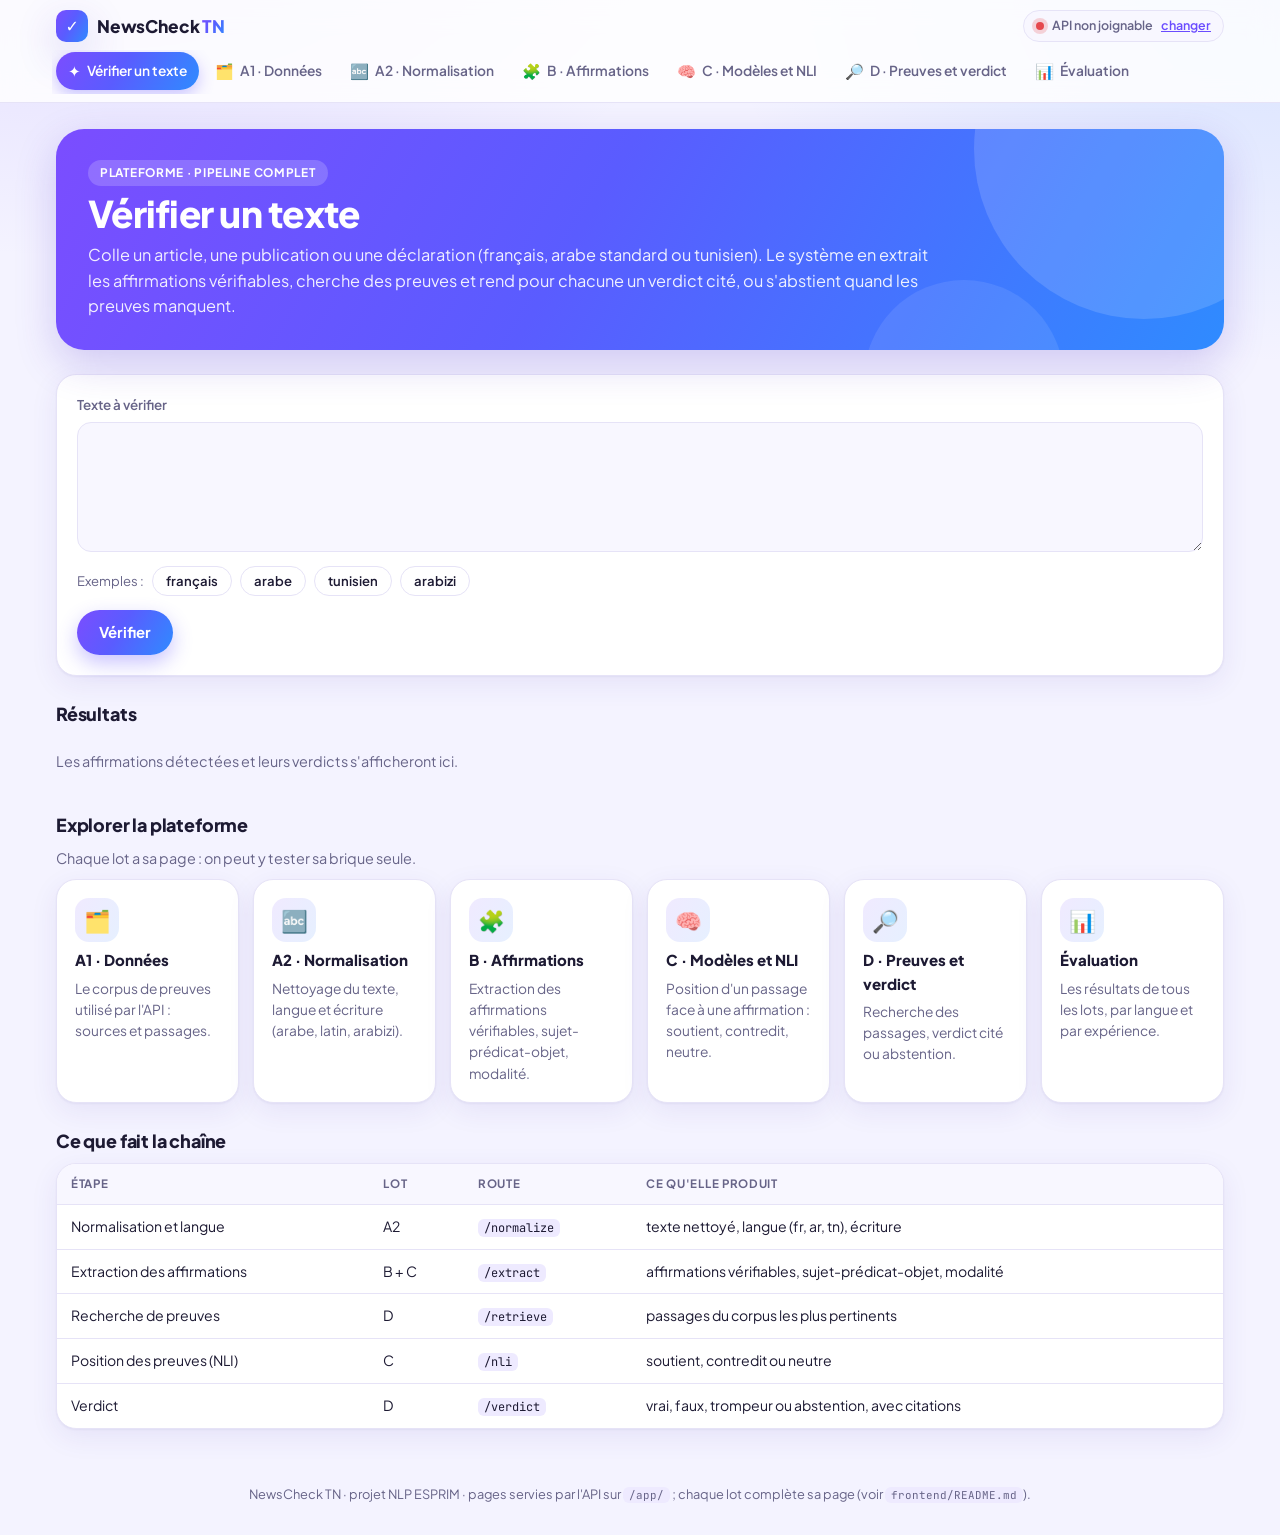
<file: frontend/index.html>
<!doctype html>
<html lang="fr">
<head>
  <meta charset="utf-8">
  <meta name="viewport" content="width=device-width, initial-scale=1">
  <title>NewsCheck TN</title>
  <link rel="stylesheet" href="https://fonts.googleapis.com/css2?family=JetBrains+Mono:wght@400;600&family=Plus+Jakarta+Sans:wght@400;600;700;800&family=Tajawal:wght@400;500;700&display=swap">
  <link rel="stylesheet" href="assets/style.css">
</head>
<body>
  <main class="page">
    <div class="page-head">
      <div class="eyebrow">Plateforme · pipeline complet</div>
      <h1>Vérifier un texte</h1>
      <p class="lede">Colle un article, une publication ou une déclaration (français, arabe standard ou tunisien). Le système en extrait les affirmations vérifiables, cherche des preuves et rend pour chacune un verdict cité, ou s'abstient quand les preuves manquent.</p>
    </div>

    <form class="card" id="form">
      <label class="field">Texte à vérifier
        <textarea id="text" dir="auto" required></textarea>
      </label>
      <div class="examples">Exemples :
        <button type="button" class="chip" data-ex="0">français</button>
        <button type="button" class="chip" data-ex="1">arabe</button>
        <button type="button" class="chip" data-ex="2">tunisien</button>
        <button type="button" class="chip" data-ex="3">arabizi</button>
      </div>
      <div class="row"><button class="btn" type="submit" id="go">Vérifier</button><span class="empty" id="status"></span></div>
    </form>

    <section aria-labelledby="h-res">
      <h2 id="h-res">Résultats</h2>
      <div class="error" id="err" hidden></div>
      <div class="stack" id="out"><p class="empty">Les affirmations détectées et leurs verdicts s'afficheront ici.</p></div>
    </section>

    <section>
      <h2>Explorer la plateforme</h2>
      <p class="sub">Chaque lot a sa page : on peut y tester sa brique seule.</p>
      <div class="tiles" id="tiles"></div>
    </section>

    <section>
      <h2>Ce que fait la chaîne</h2>
      <div class="table-wrap">
        <table class="t">
          <thead><tr><th>Étape</th><th>Lot</th><th>Route</th><th>Ce qu'elle produit</th></tr></thead>
          <tbody>
            <tr><td>Normalisation et langue</td><td>A2</td><td><code>/normalize</code></td><td>texte nettoyé, langue (fr, ar, tn), écriture</td></tr>
            <tr><td>Extraction des affirmations</td><td>B + C</td><td><code>/extract</code></td><td>affirmations vérifiables, sujet-prédicat-objet, modalité</td></tr>
            <tr><td>Recherche de preuves</td><td>D</td><td><code>/retrieve</code></td><td>passages du corpus les plus pertinents</td></tr>
            <tr><td>Position des preuves (NLI)</td><td>C</td><td><code>/nli</code></td><td>soutient, contredit ou neutre</td></tr>
            <tr><td>Verdict</td><td>D</td><td><code>/verdict</code></td><td>vrai, faux, trompeur ou abstention, avec citations</td></tr>
          </tbody>
        </table>
      </div>
    </section>
  </main>

  <script src="assets/app.js"></script>
  <script>
    NC.init("accueil");
    NC.tiles(document.getElementById("tiles"), "accueil");
    const EXAMPLES = [
      "Le chômage en Tunisie a atteint 25 % en 2025. Le gouvernement a annoncé de nouvelles mesures pour l'emploi.",
      "أعلنت الوزارة أن نسبة البطالة في تونس بلغت 25 بالمائة سنة 2025.",
      "الحكومة باش تزيد في سوم الخبز المدعم الشهر الجاي.",
      "soum zit zitouna tla3 dhe3f el 3am hedha",
    ];
    document.querySelectorAll("[data-ex]").forEach((b) =>
      b.addEventListener("click", () => { document.getElementById("text").value = EXAMPLES[+b.dataset.ex]; }));

    document.getElementById("form").addEventListener("submit", async (e) => {
      e.preventDefault();
      const out = document.getElementById("out"), err = document.getElementById("err"), go = document.getElementById("go");
      err.hidden = true; go.disabled = true;
      document.getElementById("status").textContent = "Analyse en cours…";
      try {
        const detail = await NC.api("/check/detail", { text: document.getElementById("text").value });
        const verdicts = detail.claims.map((item) => item.verdict);
        out.innerHTML = verdicts.length ? verdicts.map((v, i) => `
          <article class="card">
            <div class="row" style="justify-content:space-between;align-items:center">
              <span class="eyebrow">Affirmation ${i + 1}</span>
              <span class="examples"><span class="tag">${NC.esc(v.claim.lang)}</span>${v.claim.modality ? `<span class="tag">${NC.esc(v.claim.modality)}</span>` : ""}</span>
            </div>
            <div style="font-size:1.08rem">${NC.text(v.claim.text)}</div>
            ${NC.verdictBox(v, detail.claims[i].verdict_engine)}
            <p class="sub">Verdict : ${NC.esc(detail.claims[i].verdict_engine.used)}${detail.claims[i].verdict_engine.model ? ` · ${NC.esc(NC.verdictModelText(detail.claims[i].verdict_engine))}` : ""}${detail.claims[i].verdict_engine.fallback_reason ? ` · repli : ${NC.esc(detail.claims[i].verdict_engine.fallback_reason)}` : ""} · recherche ${NC.fmt(detail.claims[i].timings_ms.retrieval, 1)} ms · NLI ${NC.fmt(detail.claims[i].timings_ms.nli, 1)} ms · verdict ${NC.fmt(detail.claims[i].timings_ms.verdict, 1)} ms</p>
          </article>`).join("")
          : `<p class="empty">Aucune affirmation vérifiable détectée dans ce texte.</p>`;
        out.insertAdjacentHTML("afterbegin", `<section class="card"><h2>Texte normalisé</h2><p>${NC.text(detail.normalized.text)}</p><p class="sub">Langue détectée : ${NC.esc(detail.normalized.lang)} · écriture : ${NC.esc(detail.normalized.script)}</p></section>`);
        out.insertAdjacentHTML("afterbegin", `<p class="notice">Recherche : ${NC.esc(detail.engines.retrieval)} · NLI : ${NC.esc(detail.engines.nli.backend || detail.engines.nli.status)} · ${detail.candidates} candidat(s), ${detail.retained} retenu(s) · total ${NC.fmt(detail.timings_ms.total, 1)} ms.</p>`);
        if (verdicts.length && verdicts.every((v) => v.abstained)) {
          out.insertAdjacentHTML("afterbegin", `<p class="notice">Toutes les affirmations sont en abstention. Vérifiez la pertinence des preuves, le moteur NLI actif et les éventuels replis affichés : voir la page « D · Preuves et verdict ».</p>`);
        }
      } catch (ex) {
        err.hidden = false; err.textContent = ex.message;
      } finally {
        go.disabled = false; document.getElementById("status").textContent = "";
      }
    });
  </script>
</body>
</html>
</file>
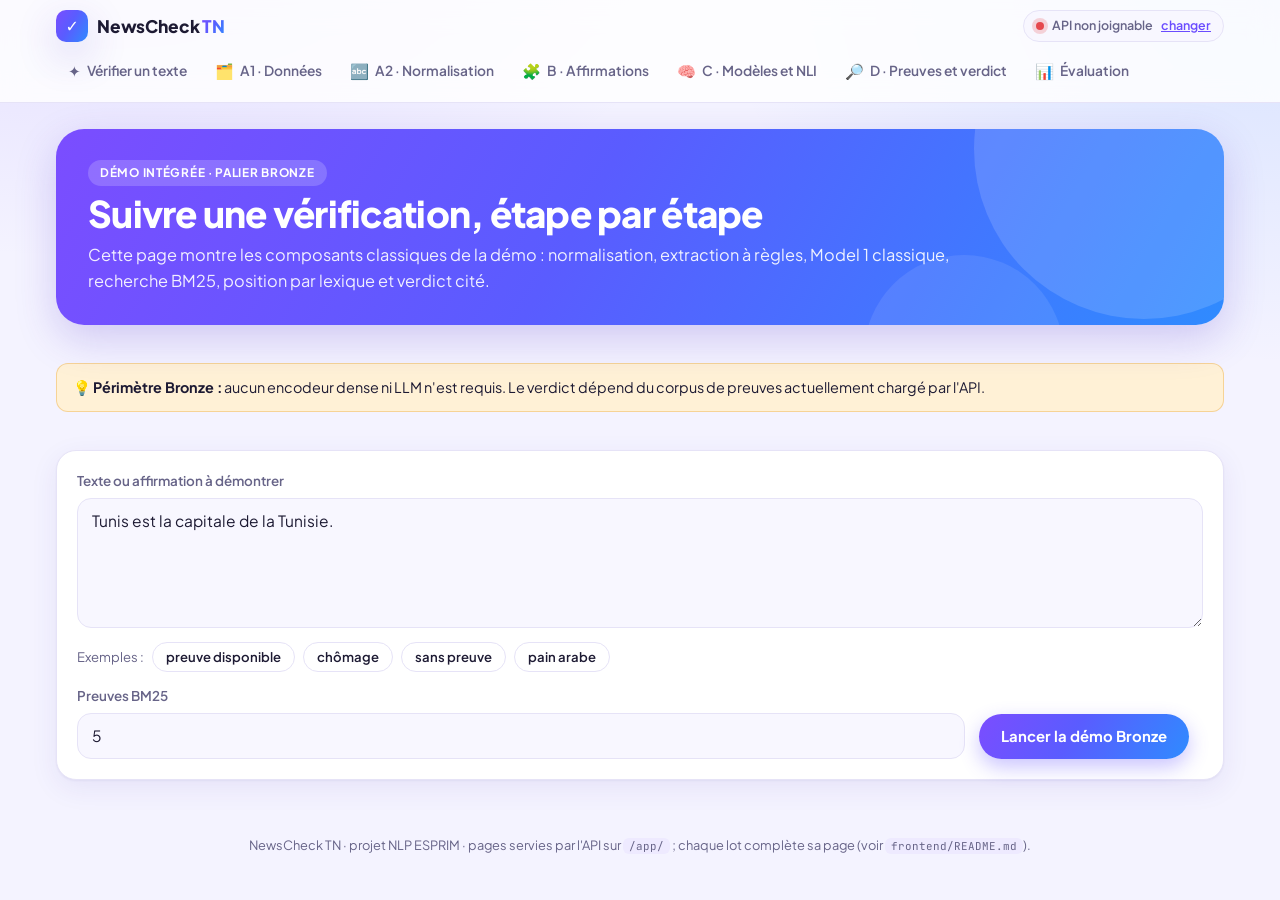
<file: frontend/bronze.html>
<!doctype html>
<html lang="fr">
<head>
  <meta charset="utf-8">
  <meta name="viewport" content="width=device-width, initial-scale=1">
  <title>Démo Bronze · NewsCheck TN</title>
  <link rel="stylesheet" href="https://fonts.googleapis.com/css2?family=JetBrains+Mono:wght@400;600&family=Plus+Jakarta+Sans:wght@400;600;700;800&family=Tajawal:wght@400;500;700&display=swap">
  <link rel="stylesheet" href="assets/style.css">
</head>
<body>
  <main class="page">
    <div class="page-head">
      <div class="eyebrow">Démo intégrée · palier Bronze</div>
      <h1>Suivre une vérification, étape par étape</h1>
      <p class="lede">Cette page montre les composants classiques de la démo : normalisation, extraction à règles, Model 1 classique, recherche BM25, position par lexique et verdict cité.</p>
    </div>

    <p class="notice"><strong>Périmètre Bronze :</strong> aucun encodeur dense ni LLM n'est requis. Le verdict dépend du corpus de preuves actuellement chargé par l'API.</p>

    <form class="card" id="form">
      <label class="field">Texte ou affirmation à démontrer
        <textarea id="text" dir="auto" required>Tunis est la capitale de la Tunisie.</textarea>
      </label>
      <div class="examples">Exemples :
        <button type="button" class="chip" data-ex="0">preuve disponible</button>
        <button type="button" class="chip" data-ex="1">chômage</button>
        <button type="button" class="chip" data-ex="2">sans preuve</button>
        <button type="button" class="chip" data-ex="3">pain arabe</button>
      </div>
      <div class="row">
        <label class="field">Preuves BM25 <input id="k" type="number" min="1" max="10" value="5"></label>
        <button class="btn" type="submit" id="go">Lancer la démo Bronze</button>
        <span class="empty" id="status"></span>
      </div>
    </form>

    <div class="error" id="err" hidden></div>
    <section id="results" hidden>
      <div class="kpis" id="kpis"></div>
      <section class="card"><h2>1 · Normalisation et langue — Lot A2</h2><dl class="kv" id="normalization"></dl></section>
      <section class="card"><h2>2 · Affirmation retenue — Lots B + C</h2><div id="claims"></div></section>
      <section class="card"><h2>3 · Preuves BM25 — Lot D</h2><div class="stack" id="evidence"></div></section>
      <section class="card"><h2>4 · Position par lexique — Model 2 / Lot C</h2><div class="stack" id="stances"></div></section>
      <section class="card"><h2>5 · Verdict par gabarit — Lot D</h2><div id="verdict"></div></section>
    </section>
  </main>

  <script src="assets/app.js"></script>
  <script>
    NC.init("bronze");
    const examples = [
      "Tunis est la capitale de la Tunisie.",
      "Le taux de chômage en Tunisie était de 16,4 % au deuxième trimestre 2023.",
      "Un nouvel aéroport a été inauguré à Kairouan en 2026.",
      "سعر الخبز المدعم 190 مليما",
    ];
    document.querySelectorAll("[data-ex]").forEach((button) => button.addEventListener("click", () => {
      document.getElementById("text").value = examples[+button.dataset.ex];
    }));

    const showEvidence = (items) => items.length ? items.map((item, index) => `
      <div class="ev"><div class="h"><span class="num">#${index + 1}</span><span class="doc">${NC.esc(item.doc_id)}</span><span class="num">BM25 ${NC.fmt(item.score, 3)}</span><span>${NC.esc(item.source)}</span></div><div class="tx">${NC.text(item.text)}</div></div>`).join("")
      : '<p class="empty">Aucune preuve BM25 trouvée dans le corpus chargé.</p>';

    document.getElementById("form").addEventListener("submit", async (event) => {
      event.preventDefault();
      const text = document.getElementById("text").value;
      const k = +document.getElementById("k").value || 5;
      const err = document.getElementById("err"), go = document.getElementById("go");
      err.hidden = true; go.disabled = true; document.getElementById("status").textContent = "Exécution des 5 étapes…";
      try {
        const trace = await NC.api("/bronze/check", { text, k });
        const normalized = trace.document;
        const run = trace.claims[0];
        const claim = run?.claim;
        document.getElementById("normalization").innerHTML = `<dt>langue</dt><dd><span class="tag">${NC.esc(normalized.lang)}</span></dd><dt>écriture</dt><dd><span class="tag">${NC.esc(normalized.script)}</span></dd><dt>texte normalisé</dt><dd>${NC.text(normalized.text)}</dd><dt>segments candidats</dt><dd>${trace.candidates.length}</dd>`;
        document.getElementById("claims").innerHTML = claim ? `<div class="notice">${NC.text(claim.text)}<br><span class="tag">${NC.esc(claim.modality || "assertif")}</span> <span class="tag">S/P/O : ${NC.esc([claim.subject, claim.predicate, claim.obj].filter(Boolean).join(" · ") || "non extrait")}</span></div>` : '<p class="empty">Aucune affirmation assertive n’a été retenue : les étapes suivantes s’arrêtent ici.</p>';
        if (!run) {
          document.getElementById("evidence").innerHTML = ""; document.getElementById("stances").innerHTML = ""; document.getElementById("verdict").innerHTML = "";
          document.getElementById("kpis").innerHTML = `<div class="kpi"><div class="k">État</div><div class="v">Filtré</div><div class="sub">pas une affirmation vérifiable</div></div><div class="kpi"><div class="k">Latence totale</div><div class="v">${NC.fmt(trace.timings_ms.total, 0)} ms</div><div class="sub">normalisation + règles</div></div>`;
          document.getElementById("results").hidden = false; return;
        }
        document.getElementById("evidence").innerHTML = showEvidence(run.evidence);
        document.getElementById("stances").innerHTML = run.stances.length ? run.stances.map((item) => `<div class="notice"><span class="doc">${NC.esc(item.doc_id)}</span> ${NC.stanceChip(item.stance, item.confidence)}</div>`).join("") : '<p class="empty">Aucune position : aucune preuve n’a été retrouvée.</p>';
        const verdict = run.verdict;
        document.getElementById("verdict").innerHTML = NC.verdictBox(verdict);
        document.getElementById("kpis").innerHTML = `<div class="kpi"><div class="k">Étapes exécutées</div><div class="v">5 / 5</div><div class="sub">pipeline Bronze</div></div><div class="kpi"><div class="k">Preuves BM25</div><div class="v">${run.evidence.length}</div><div class="sub">top ${k}</div></div><div class="kpi"><div class="k">Verdict</div><div class="v">${NC.esc(NC.LABELS[verdict.label] || verdict.label)}</div><div class="sub">${verdict.abstained ? "abstention" : "cité"}</div></div><div class="kpi"><div class="k">Latence totale</div><div class="v">${NC.fmt(trace.timings_ms.total, 0)} ms</div><div class="sub">normalisation ${NC.fmt(trace.timings_ms.normalization, 0)} · extraction ${NC.fmt(trace.timings_ms.extraction, 0)} · BM25 ${NC.fmt(run.timings_ms.retrieval, 0)} · NLI ${NC.fmt(run.timings_ms.nli, 0)}</div></div>`;
        document.getElementById("results").hidden = false;
      } catch (ex) { err.hidden = false; err.textContent = ex.message; }
      finally { go.disabled = false; document.getElementById("status").textContent = ""; }
    });
  </script>
</body>
</html>
</file>
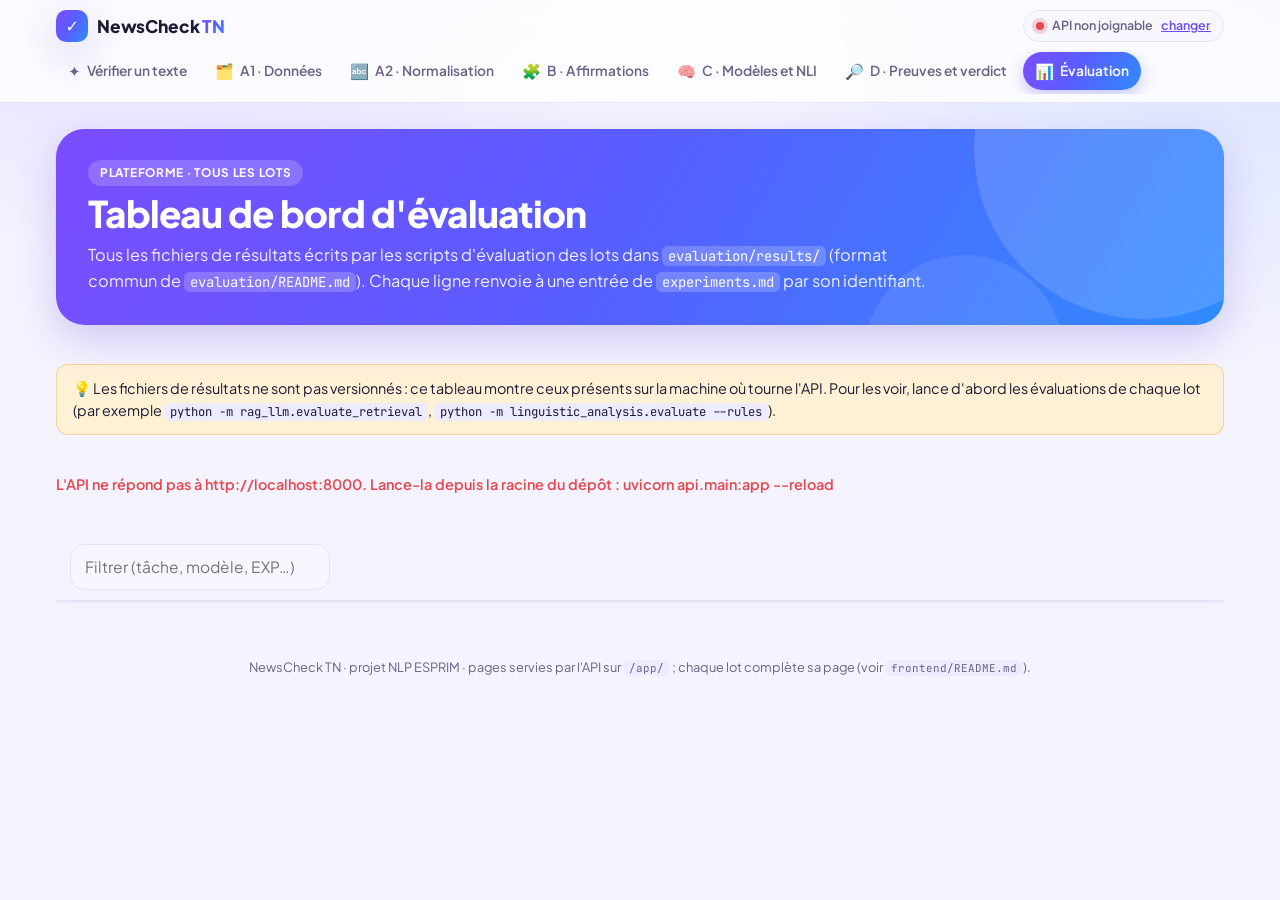
<file: frontend/evaluation.html>
<!doctype html>
<html lang="fr">
<head>
  <meta charset="utf-8">
  <meta name="viewport" content="width=device-width, initial-scale=1">
  <title>Évaluation · NewsCheck TN</title>
  <link rel="stylesheet" href="https://fonts.googleapis.com/css2?family=JetBrains+Mono:wght@400;600&family=Plus+Jakarta+Sans:wght@400;600;700;800&family=Tajawal:wght@400;500;700&display=swap">
  <link rel="stylesheet" href="assets/style.css">
  <style>
    .bars { display: grid; gap: 6px; }
    .bar-row { display: grid; grid-template-columns: minmax(120px, 34%) 1fr 56px; gap: 10px; align-items: center; font-size: 0.85rem; }
    .bar-row .lab { overflow-wrap: anywhere; }
    .bar-track { height: 14px; background: var(--accent-soft); border-radius: 999px; overflow: hidden; }
    .bar-fill { height: 100%; background: var(--grad); border-radius: 999px; }
    tr.open td { background: var(--accent-soft); }
    tr.detail td { background: var(--bg); }
  </style>
</head>
<body>
  <main class="page">
    <div class="page-head">
      <div class="eyebrow">Plateforme · tous les lots</div>
      <h1>Tableau de bord d'évaluation</h1>
      <p class="lede">Tous les fichiers de résultats écrits par les scripts d'évaluation des lots dans <code>evaluation/results/</code> (format commun de <code>evaluation/README.md</code>). Chaque ligne renvoie à une entrée de <code>experiments.md</code> par son identifiant.</p>
    </div>
    <p class="notice">Les fichiers de résultats ne sont pas versionnés : ce tableau montre ceux présents sur la machine où tourne l'API. Pour les voir, lance d'abord les évaluations de chaque lot (par exemple <code>python -m rag_llm.evaluate_retrieval</code>, <code>python -m linguistic_analysis.evaluate --rules</code>).</p>
    <div class="error" id="err" hidden></div>
    <section class="kpis" id="kpis"></section>

    <section>
      <div class="row" style="align-items:center;margin-bottom:10px">
        <div class="examples" id="lots"></div>
        <label class="field" style="flex:0 1 260px"><input type="text" id="q" placeholder="Filtrer (tâche, modèle, EXP…)" aria-label="Filtrer"></label>
      </div>
      <div class="table-wrap"><table class="t" id="tbl"></table></div>
    </section>

    <section class="card" id="cmp" hidden>
      <div class="row" style="align-items:end">
        <div style="flex:1 1 260px"><h2 style="margin:0">Comparer une mesure</h2>
          <p class="sub" style="margin:0">Une barre par fichier affiché qui contient la mesure choisie.</p></div>
        <label class="field" style="flex:0 1 240px">Mesure<select id="metric"></select></label>
      </div>
      <div class="bars" id="bars"></div>
    </section>
  </main>

  <script src="assets/app.js"></script>
  <script>
    NC.init("evaluation");
    const state = { rows: [], lot: "tous", q: "", open: null, metric: null };
    const isNum = (v) => typeof v === "number" && Number.isFinite(v);
    const scalars = (m) => Object.entries(m || {}).filter(([, v]) => isNum(v));
    const dateOf = (r) => r.date || ((r.file.match(/_(\d{8})\.json$/) || [])[1] || "").replace(/(\d{4})(\d{2})(\d{2})/, "$1-$2-$3");
    const groupsOf = (m) => {
      const key = Object.keys(m || {}).find((k) => k.startsWith("by_") && m[k] && typeof m[k] === "object");
      return key ? [key, m[key]] : null;
    };
    const label = (r) => [r.task, r.model, r.split].filter(Boolean).join(" · ") || r.file;

    function visible() {
      const q = state.q.trim().toLowerCase();
      return state.rows.filter((r) => (state.lot === "tous" || String(r.lot) === state.lot) &&
        (!q || JSON.stringify([r.file, r.exp_id, r.task, r.model, r.split]).toLowerCase().includes(q)));
    }

    function renderLots() {
      const lots = ["tous", ...new Set(state.rows.map((r) => String(r.lot ?? "?")))].sort((a, b) => a === "tous" ? -1 : b === "tous" ? 1 : a.localeCompare(b));
      document.getElementById("lots").innerHTML = lots.map((l) => `<button type="button" class="chip" data-l="${NC.esc(l)}" aria-pressed="${state.lot === l}">${l === "tous" ? "tous les lots" : "Lot " + NC.esc(l)}</button>`).join("");
      document.querySelectorAll("[data-l]").forEach((b) => b.addEventListener("click", () => { state.lot = b.dataset.l; state.open = null; render(); }));
    }

    function detail(r) {
      const sc = scalars(r.metrics);
      const g = groupsOf(r.metrics);
      let gtable = "";
      if (g) {
        const [key, groups] = g;
        const cols = [...new Set(Object.values(groups).flatMap((v) => scalars(v).map(([k]) => k)))].slice(0, 8);
        gtable = `<h2 style="margin-top:12px">Par groupe (${NC.esc(key)})</h2><div class="table-wrap"><table class="t"><thead><tr><th>Groupe</th>${cols.map((c) => `<th class="n">${NC.esc(c)}</th>`).join("")}</tr></thead><tbody>` +
          Object.entries(groups).map(([name, v]) => `<tr><td>${NC.esc(name)}</td>${cols.map((c) => `<td class="n">${isNum(v?.[c]) ? NC.fmt(v[c], c === "n" || Number.isInteger(v[c]) ? 0 : 3) : "—"}</td>`).join("")}</tr>`).join("") + `</tbody></table></div>`;
      }
      return `<dl class="kv"><dt>fichier</dt><dd>${NC.esc(r.file)}</dd>${sc.map(([k, v]) => `<dt>${NC.esc(k)}</dt><dd class="num">${NC.fmt(v, Number.isInteger(v) ? 0 : 3)}</dd>`).join("")}</dl>${gtable}`;
    }

    function renderTable(rows) {
      const head = `<thead><tr><th>Lot</th><th>EXP</th><th>Tâche · modèle · jeu</th><th>Date</th><th>Mesures principales</th></tr></thead>`;
      const body = rows.length ? rows.map((r) => {
        if (r.error) return `<tr><td>?</td><td colspan="4" class="error">${NC.esc(r.file)} : ${NC.esc(r.error)}</td></tr>`;
        const main = scalars(r.metrics).filter(([k]) => k !== "n").slice(0, 4).map(([k, v]) => `<span class="tag">${NC.esc(k)} ${NC.fmt(v, Number.isInteger(v) ? 0 : 2)}</span>`).join(" ");
        const open = state.open === r.file;
        return `<tr class="click${open ? " open" : ""}" data-f="${NC.esc(r.file)}" tabindex="0" aria-expanded="${open}"><td>${NC.esc(r.lot ?? "?")}</td><td><span class="tag">${NC.esc(r.exp_id || "—")}</span></td><td>${NC.esc(label(r))}</td><td class="num">${NC.esc(dateOf(r))}</td><td>${main || '<span class="empty">aucune mesure numérique</span>'}</td></tr>` +
          (open ? `<tr class="detail"><td colspan="5">${detail(r)}</td></tr>` : "");
      }).join("") : `<tr><td colspan="5" class="empty">Aucun fichier de résultats pour ce filtre.</td></tr>`;
      const tbl = document.getElementById("tbl");
      tbl.innerHTML = head + `<tbody>${body}</tbody>`;
      tbl.querySelectorAll("tr.click").forEach((tr) => {
        const toggle = () => { state.open = state.open === tr.dataset.f ? null : tr.dataset.f; render(); };
        tr.addEventListener("click", toggle);
        tr.addEventListener("keydown", (e) => { if (e.key === "Enter" || e.key === " ") { e.preventDefault(); toggle(); } });
      });
    }

    function renderCompare(rows) {
      const metrics = [...new Set(rows.flatMap((r) => scalars(r.metrics).map(([k]) => k)))].filter((k) => k !== "n");
      const box = document.getElementById("cmp");
      box.hidden = !metrics.length;
      if (!metrics.length) return;
      if (!metrics.includes(state.metric)) state.metric = metrics[0];
      const sel = document.getElementById("metric");
      sel.innerHTML = metrics.map((m) => `<option${m === state.metric ? " selected" : ""}>${NC.esc(m)}</option>`).join("");
      const data = rows.filter((r) => isNum(r.metrics?.[state.metric])).map((r) => [`${r.lot ? "Lot " + r.lot + " · " : ""}${label(r)}`, r.metrics[state.metric]]);
      const max = Math.max(1, ...data.map(([, v]) => v));
      document.getElementById("bars").innerHTML = data.map(([l, v]) => `<div class="bar-row" title="${NC.esc(l)} : ${v}"><span class="lab">${NC.esc(l)}</span><span class="bar-track"><span class="bar-fill" style="display:block;width:${Math.max(0, v) / max * 100}%"></span></span><span class="num">${NC.fmt(v, Number.isInteger(v) ? 0 : 2)}</span></div>`).join("");
    }

    function render() {
      const rows = visible();
      renderLots(); renderTable(rows); renderCompare(rows);
      const lots = new Set(state.rows.map((r) => r.lot)).size;
      const dates = state.rows.map(dateOf).filter(Boolean).sort();
      document.getElementById("kpis").innerHTML = `
        <div class="kpi"><div class="k">Fichiers de résultats</div><div class="v">${state.rows.length}</div></div>
        <div class="kpi"><div class="k">Lots représentés</div><div class="v">${lots}</div></div>
        <div class="kpi"><div class="k">Dernier résultat</div><div class="v" style="font-size:1rem;padding-top:4px">${NC.esc(dates.at(-1) || "—")}</div></div>`;
    }

    document.getElementById("q").addEventListener("input", (e) => { state.q = e.target.value; render(); });
    document.getElementById("metric").addEventListener("change", (e) => { state.metric = e.target.value; renderCompare(visible()); });
    (async () => {
      try {
        const { results } = await NC.api("/results");
        state.rows = results; render();
      } catch (ex) {
        const err = document.getElementById("err"); err.hidden = false; err.textContent = ex.message;
      }
    })();
  </script>
</body>
</html>
</file>
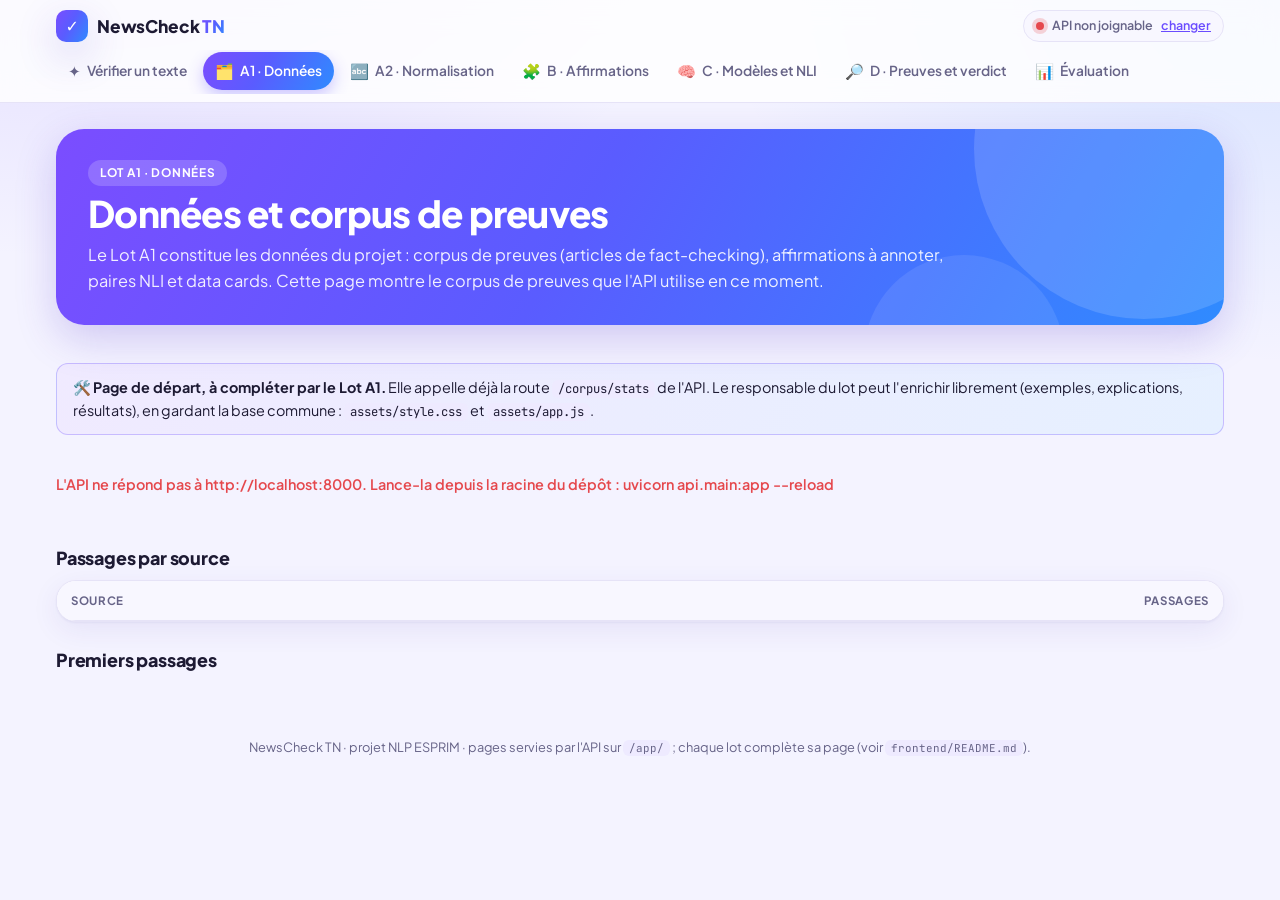
<file: frontend/lot-a1.html>
<!doctype html>
<html lang="fr">
<head>
  <meta charset="utf-8">
  <meta name="viewport" content="width=device-width, initial-scale=1">
  <title>Données et corpus de preuves · NewsCheck TN</title>
  <link rel="stylesheet" href="https://fonts.googleapis.com/css2?family=JetBrains+Mono:wght@400;600&family=Plus+Jakarta+Sans:wght@400;600;700;800&family=Tajawal:wght@400;500;700&display=swap">
  <link rel="stylesheet" href="assets/style.css">
</head>
<body>
  <main class="page">
    <div class="page-head">
      <div class="eyebrow">Lot A1 · données</div>
      <h1>Données et corpus de preuves</h1>
      <p class="lede">Le Lot A1 constitue les données du projet : corpus de preuves (articles de fact-checking), affirmations à annoter, paires NLI et data cards. Cette page montre le corpus de preuves que l'API utilise en ce moment.</p>
    </div>
    <p class="notice todo"><strong>Page de départ, à compléter par le Lot A1.</strong> Elle appelle déjà la route <code>/corpus/stats</code> de l'API. Le responsable du lot peut l'enrichir librement (exemples, explications, résultats), en gardant la base commune : <code>assets/style.css</code> et <code>assets/app.js</code>.</p>
    <div class="error" id="err" hidden></div>
    <section class="kpis" id="kpis"></section>
    <section><h2>Passages par source</h2><div class="table-wrap"><table class="t"><thead><tr><th>Source</th><th class="n">Passages</th></tr></thead><tbody id="src"></tbody></table></div></section>
    <section><h2>Premiers passages</h2><div class="stack" id="sample"></div></section>
  </main>
  <script src="assets/app.js"></script>
  <script>
    NC.init("a1");
    (async () => {
      const err = document.getElementById("err");
      try {
        const s = await NC.api("/corpus/stats");
        document.getElementById("kpis").innerHTML = `<div class="kpi"><div class="k">Passages chargés</div><div class="v">${s.size}</div></div>
          <div class="kpi"><div class="k">Sources</div><div class="v">${Object.keys(s.by_source).length}</div></div>`;
        document.getElementById("kpis").insertAdjacentHTML("beforeend", `<div class="kpi"><div class="k">Fichier lu (${NC.esc(s.origin)})</div><div class="v" style="font-size:0.85rem">${NC.esc(s.path || "échantillon intégré")}</div></div>`);
        if (s.warning) document.getElementById("kpis").insertAdjacentHTML("afterend", `<p class="notice">L'API n'a trouvé que l'échantillon de démonstration : aucun corpus n'est installé. L'API lit <code>data/processed/evidence_corpus.jsonl</code>, ou le fichier indiqué par la variable <code>EVIDENCE_CORPUS</code> (voir <code>frontend/README.md</code>).</p>`);
        document.getElementById("src").innerHTML = Object.entries(s.by_source).map(([k, n]) => `<tr><td>${NC.esc(k)}</td><td class="n">${n}</td></tr>`).join("");
        document.getElementById("sample").innerHTML = s.sample.map((e) => `<div class="ev"><div class="h"><span class="doc">${NC.esc(e.doc_id)}</span><span>${NC.esc(e.source)}</span>${e.date ? `<span>${NC.esc(e.date)}</span>` : ""}</div><div class="tx">${NC.text(e.text)}</div></div>`).join("");
      } catch (ex) { err.hidden = false; err.textContent = ex.message; }
    })();
  </script>
</body>
</html>
</file>
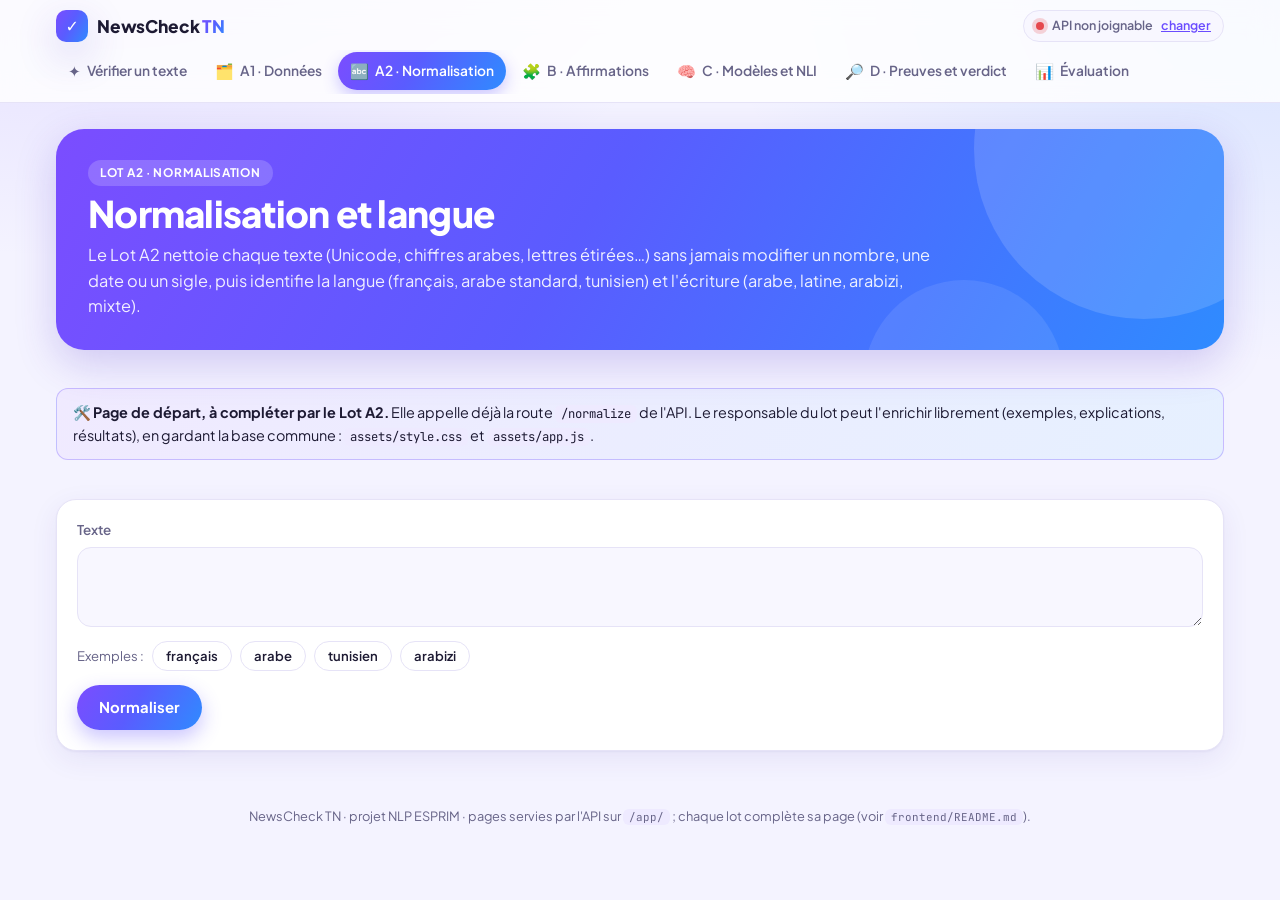
<file: frontend/lot-a2.html>
<!doctype html>
<html lang="fr">
<head>
  <meta charset="utf-8">
  <meta name="viewport" content="width=device-width, initial-scale=1">
  <title>Normalisation et langue · NewsCheck TN</title>
  <link rel="stylesheet" href="https://fonts.googleapis.com/css2?family=JetBrains+Mono:wght@400;600&family=Plus+Jakarta+Sans:wght@400;600;700;800&family=Tajawal:wght@400;500;700&display=swap">
  <link rel="stylesheet" href="assets/style.css">
</head>
<body>
  <main class="page">
    <div class="page-head">
      <div class="eyebrow">Lot A2 · normalisation</div>
      <h1>Normalisation et langue</h1>
      <p class="lede">Le Lot A2 nettoie chaque texte (Unicode, chiffres arabes, lettres étirées…) sans jamais modifier un nombre, une date ou un sigle, puis identifie la langue (français, arabe standard, tunisien) et l'écriture (arabe, latine, arabizi, mixte).</p>
    </div>
    <p class="notice todo"><strong>Page de départ, à compléter par le Lot A2.</strong> Elle appelle déjà la route <code>/normalize</code> de l'API. Le responsable du lot peut l'enrichir librement (exemples, explications, résultats), en gardant la base commune : <code>assets/style.css</code> et <code>assets/app.js</code>.</p>
    <form class="card" id="form">
      <label class="field">Texte<textarea id="text" dir="auto" style="min-height:80px" required></textarea></label>
      <div class="examples">Exemples :
        <button type="button" class="chip" data-ex="Le G20 se réunit à Tunis le 12 mars.">français</button>
        <button type="button" class="chip" data-ex="نسبةُ البطالةِ ١٦٫٤٪ في ٢٠٢٣">arabe</button>
        <button type="button" class="chip" data-ex="الحكومة باش تزيد في الشهرية برشا">tunisien</button>
        <button type="button" class="chip" data-ex="barcha mahlek el jaw lyoum">arabizi</button>
      </div>
      <div class="row"><button class="btn" type="submit">Normaliser</button></div>
    </form>
    <div class="error" id="err" hidden></div>
    <section class="card" id="res" hidden><h2>Document produit</h2><dl class="kv" id="out"></dl></section>
  </main>
  <script src="assets/app.js"></script>
  <script>
    NC.init("a2");
    document.querySelectorAll("[data-ex]").forEach((b) => b.addEventListener("click", () => { document.getElementById("text").value = b.dataset.ex; }));
    document.getElementById("form").addEventListener("submit", async (e) => {
      e.preventDefault(); const err = document.getElementById("err"); err.hidden = true;
      try {
        const d = await NC.api("/normalize", { text: document.getElementById("text").value });
        document.getElementById("out").innerHTML = `
          <dt>texte d'origine</dt><dd>${NC.text(d.raw_text)}</dd>
          <dt>texte normalisé</dt><dd>${NC.text(d.text)}</dd>
          <dt>langue</dt><dd><span class="tag">${NC.esc(d.lang)}</span></dd>
          <dt>écriture</dt><dd><span class="tag">${NC.esc(d.script)}</span></dd>`;
        document.getElementById("res").hidden = false;
      } catch (ex) { err.hidden = false; err.textContent = ex.message; }
    });
  </script>
</body>
</html>
</file>
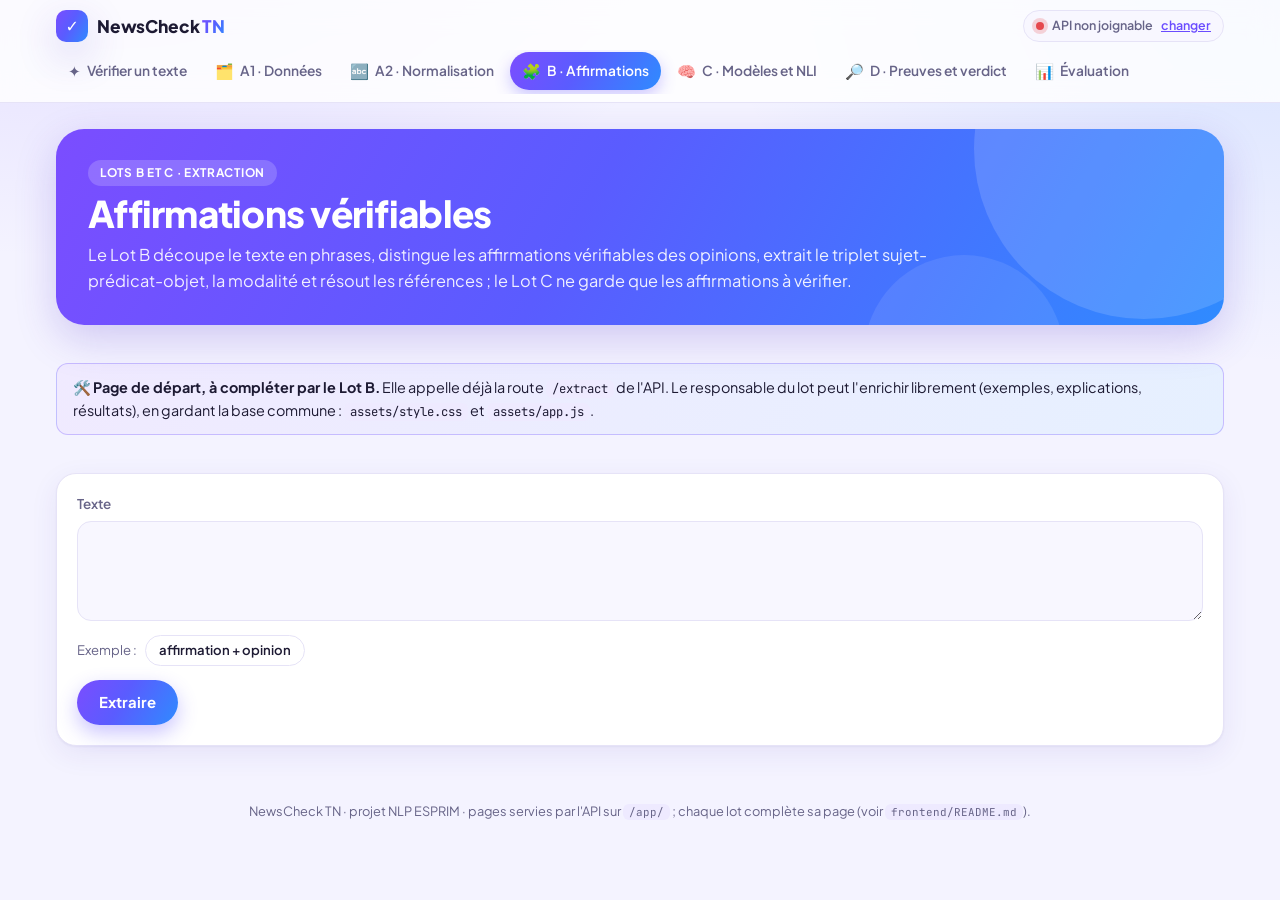
<file: frontend/lot-b.html>
<!doctype html>
<html lang="fr">
<head>
  <meta charset="utf-8">
  <meta name="viewport" content="width=device-width, initial-scale=1">
  <title>Affirmations vérifiables · NewsCheck TN</title>
  <link rel="stylesheet" href="https://fonts.googleapis.com/css2?family=JetBrains+Mono:wght@400;600&family=Plus+Jakarta+Sans:wght@400;600;700;800&family=Tajawal:wght@400;500;700&display=swap">
  <link rel="stylesheet" href="assets/style.css">
</head>
<body>
  <main class="page">
    <div class="page-head">
      <div class="eyebrow">Lots B et C · extraction</div>
      <h1>Affirmations vérifiables</h1>
      <p class="lede">Le Lot B découpe le texte en phrases, distingue les affirmations vérifiables des opinions, extrait le triplet sujet-prédicat-objet, la modalité et résout les références ; le Lot C ne garde que les affirmations à vérifier.</p>
    </div>
    <p class="notice todo"><strong>Page de départ, à compléter par le Lot B.</strong> Elle appelle déjà la route <code>/extract</code> de l'API. Le responsable du lot peut l'enrichir librement (exemples, explications, résultats), en gardant la base commune : <code>assets/style.css</code> et <code>assets/app.js</code>.</p>
    <form class="card" id="form">
      <label class="field">Texte<textarea id="text" dir="auto" style="min-height:100px" required></textarea></label>
      <div class="examples">Exemple :
        <button type="button" class="chip" data-ex="Selon l'INS, le taux de chômage a atteint 16 % en 2025. Cette situation est inacceptable.">affirmation + opinion</button>
      </div>
      <div class="row"><button class="btn" type="submit">Extraire</button></div>
    </form>
    <div class="error" id="err" hidden></div>
    <section id="res" hidden><h2>Affirmations retenues</h2><div class="table-wrap"><table class="t">
      <thead><tr><th>Affirmation</th><th>Sujet</th><th>Prédicat</th><th>Objet</th><th>Modalité</th><th class="n">Vérifiabilité</th></tr></thead>
      <tbody id="out"></tbody></table></div></section>
  </main>
  <script src="assets/app.js"></script>
  <script>
    NC.init("b");
    document.querySelectorAll("[data-ex]").forEach((b) => b.addEventListener("click", () => { document.getElementById("text").value = b.dataset.ex; }));
    document.getElementById("form").addEventListener("submit", async (e) => {
      e.preventDefault(); const err = document.getElementById("err"); err.hidden = true;
      try {
        const { claims } = await NC.api("/extract", { text: document.getElementById("text").value });
        document.getElementById("out").innerHTML = claims.length ? claims.map((c) => `<tr>
          <td>${NC.text(c.text)}</td><td>${NC.text(c.subject || "—")}</td><td>${NC.text(c.predicate || "—")}</td>
          <td>${NC.text(c.obj || "—")}</td><td><span class="tag">${NC.esc(c.modality || "—")}</span></td>
          <td class="n">${NC.fmt(c.checkworthiness)}</td></tr>`).join("") : `<tr><td colspan="6" class="empty">Aucune affirmation vérifiable.</td></tr>`;
        document.getElementById("res").hidden = false;
      } catch (ex) { err.hidden = false; err.textContent = ex.message; }
    });
  </script>
</body>
</html>
</file>
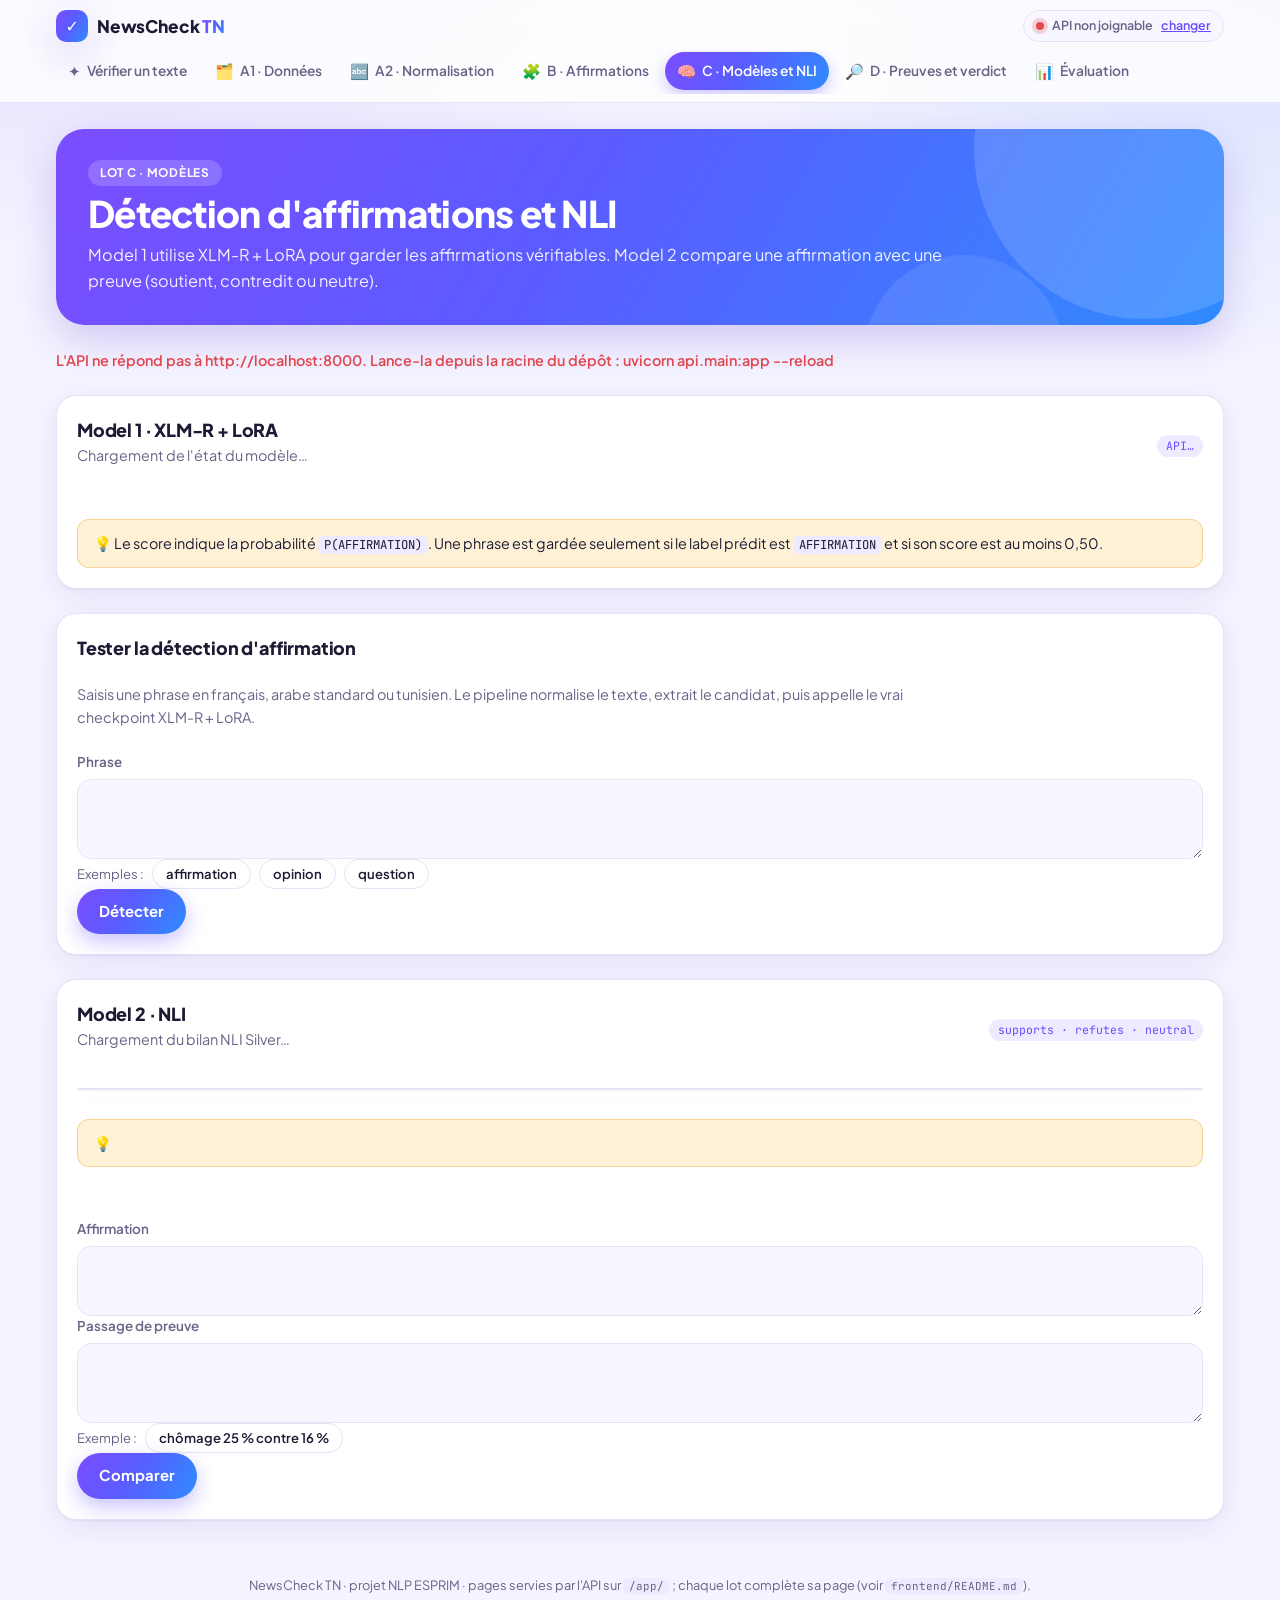
<file: frontend/lot-c.html>
<!doctype html>
<html lang="fr">
<head>
  <meta charset="utf-8">
  <meta name="viewport" content="width=device-width, initial-scale=1">
  <title>Modèles · NewsCheck TN</title>
  <link rel="stylesheet" href="https://fonts.googleapis.com/css2?family=JetBrains+Mono:wght@400;600&family=Plus+Jakarta+Sans:wght@400;600;700;800&family=Tajawal:wght@400;500;700&display=swap">
  <link rel="stylesheet" href="assets/style.css">
</head>
<body>
  <main class="page">
    <div class="page-head">
      <div class="eyebrow">Lot C · modèles</div>
      <h1>Détection d'affirmations et NLI</h1>
      <p class="lede">Model 1 utilise XLM-R + LoRA pour garder les affirmations vérifiables. Model 2 compare une affirmation avec une preuve (soutient, contredit ou neutre).</p>
    </div>

    <div class="error" id="err" hidden></div>

    <section class="card">
      <div class="row" style="align-items:center;justify-content:space-between">
        <div><h2 style="margin:0">Model 1 · XLM-R + LoRA</h2><p class="sub" id="model-desc">Chargement de l'état du modèle…</p></div>
        <span class="tag" id="model-status">API…</span>
      </div>
      <div class="kpis" id="kpis"></div>
      <div class="table-wrap" id="langs" hidden></div>
      <p class="notice" style="margin-bottom:0">Le score indique la probabilité <code>P(AFFIRMATION)</code>. Une phrase est gardée seulement si le label prédit est <code>AFFIRMATION</code> et si son score est au moins 0,50.</p>
    </section>

    <section class="card">
      <h2>Tester la détection d'affirmation</h2>
      <p class="sub">Saisis une phrase en français, arabe standard ou tunisien. Le pipeline normalise le texte, extrait le candidat, puis appelle le vrai checkpoint XLM-R + LoRA.</p>
      <form id="detect-form">
        <label class="field">Phrase<textarea id="detect-text" dir="auto" style="min-height:80px" required></textarea></label>
        <div class="examples">Exemples :
          <button type="button" class="chip" data-detect="Le taux de chômage en Tunisie est de 16,4 % en 2023.">affirmation</button>
          <button type="button" class="chip" data-detect="Cette décision est injuste.">opinion</button>
          <button type="button" class="chip" data-detect="هل سترتفع الأسعار غداً؟">question</button>
        </div>
        <div class="row"><button class="btn" type="submit">Détecter</button></div>
      </form>
      <div id="detect-out" hidden style="margin-top:16px"></div>
    </section>

    <section class="card">
      <div class="row" style="align-items:center;justify-content:space-between"><div><h2 style="margin:0">Model 2 · NLI</h2><p class="sub" id="nli-state">Chargement du bilan NLI Silver…</p></div><span class="tag">supports · refutes · neutral</span></div>
      <div class="kpis" id="nli-kpis"></div>
      <div class="table-wrap" id="nli-langs"></div>
      <p class="notice" id="nli-limits"></p>
      <p class="sub" id="nli-deployment"></p>
      <form id="nli-form">
        <label class="field">Affirmation<textarea id="claim" dir="auto" style="min-height:60px" required></textarea></label>
        <label class="field">Passage de preuve<textarea id="ev" dir="auto" style="min-height:80px" required></textarea></label>
        <div class="examples">Exemple : <button type="button" class="chip" id="nli-example">chômage 25 % contre 16 %</button></div>
        <div class="row"><button class="btn" type="submit">Comparer</button></div>
      </form>
      <div id="nli-out" hidden style="margin-top:16px"></div>
    </section>
  </main>

  <script src="assets/app.js"></script>
  <script>
    NC.init("c");
    const err = document.getElementById("err");
    const fail = (message) => { err.hidden = false; err.textContent = message; };

    function renderModel(data) {
      const e = data.evaluation, model = data.model;
      document.getElementById("model-desc").textContent = `${data.task} · ${data.classes.join(" / ")}`;
      document.getElementById("model-status").textContent = model.status === "loaded" ? "XLM-R + LoRA chargé" : "fallback heuristique";
      document.getElementById("kpis").innerHTML = `
        <div class="kpi"><div class="k">Macro-F1 test</div><div class="v">${NC.fmt(e.macro_f1, 3)}</div><div class="sub">${NC.esc(e.split)}</div></div>
        <div class="kpi"><div class="k">Accuracy</div><div class="v">${NC.fmt(e.accuracy, 3)}</div><div class="sub">checkpoint seed42</div></div>
        <div class="kpi"><div class="k">Seuil</div><div class="v">${NC.fmt(data.threshold, 2)}</div><div class="sub">P(AFFIRMATION)</div></div>`;
      const body = Object.entries(e.by_lang).map(([lang, value]) => `<tr><td>${NC.esc(lang.toUpperCase())}</td><td class="n">${NC.fmt(value.macro_f1, 3)}</td><td class="n">${value.n}</td></tr>`).join("");
      const langs = document.getElementById("langs");
      langs.innerHTML = `<table class="t"><thead><tr><th>Langue</th><th class="n">Macro-F1</th><th class="n">Exemples test</th></tr></thead><tbody>${body}</tbody></table>`;
      langs.hidden = false;
      document.getElementById("nli-state").textContent = data.nli.message;
      const n = data.nli.evaluation;
      if (n) {
        document.getElementById("nli-kpis").innerHTML = `
          <div class="kpi"><div class="k">Macro-F1 Silver · 3 graines</div><div class="v">${NC.fmt(n.macro_f1, 3)} ± ${NC.fmt(n.std, 3)}</div><div class="sub">${NC.esc(n.split)} · ${NC.esc(n.exp_id)}</div></div>
          <div class="kpi"><div class="k">Bronze / majorité</div><div class="v">${NC.fmt(n.baselines.bronze, 3)} / ${NC.fmt(n.baselines.majority, 3)}</div></div>
          <div class="kpi"><div class="k">Zero-shot float32</div><div class="v">${NC.fmt(n.baselines.zero_shot, 3)}</div><div class="sub">Gain du fine-tuning non significatif · p = ${NC.fmt(n.zero_shot_comparison.p, 3)}</div></div>`;
        document.getElementById("nli-langs").innerHTML = `<table class="t"><thead><tr><th>Langue</th><th>Macro-F1 Silver</th><th>Exemples test</th></tr></thead><tbody>${Object.entries(n.by_lang).map(([lang, value]) => `<tr><td>${NC.esc(lang.toUpperCase())}</td><td>${NC.fmt(value.macro_f1, 3)}</td><td>${value.n}</td></tr>`).join("")}</tbody></table>`;
        document.getElementById("nli-limits").textContent = n.limitations;
      }
      document.getElementById("nli-deployment").textContent = data.nli.deployment || "";
    }

    document.querySelectorAll("[data-detect]").forEach((button) => button.addEventListener("click", () => {
      document.getElementById("detect-text").value = button.dataset.detect;
    }));
    document.getElementById("detect-form").addEventListener("submit", async (event) => {
      event.preventDefault(); err.hidden = true;
      try {
        const response = await NC.api("/extract", { text: document.getElementById("detect-text").value });
        const out = document.getElementById("detect-out");
        out.hidden = false;
        out.innerHTML = response.claims.length
          ? `<h3>Affirmation(s) retenue(s)</h3>${response.claims.map((claim) => `<div class="notice">${NC.text(claim.text)}<br><span class="tag">P(AFFIRMATION) ${NC.fmt(claim.checkworthiness, 3)}</span></div>`).join("")}`
          : `<div class="notice">Aucune affirmation vérifiable n'a été retenue par le Model 1 pour cette phrase.</div>`;
      } catch (ex) { fail(ex.message); }
    });

    document.getElementById("nli-example").addEventListener("click", () => {
      document.getElementById("claim").value = "Le chômage en Tunisie a atteint 25 % en 2025.";
      document.getElementById("ev").value = "Selon l'INS, le taux de chômage s'est établi à 16 % au deuxième trimestre 2025.";
    });
    document.getElementById("nli-form").addEventListener("submit", async (event) => {
      event.preventDefault(); err.hidden = true;
      try {
        const response = await NC.api("/nli", { claim: document.getElementById("claim").value, evidence: document.getElementById("ev").value });
        const out = document.getElementById("nli-out");
        out.hidden = false;
        out.innerHTML = `<h3>Position du passage</h3><p>${NC.stanceChip(response.stance, response.confidence)}</p>`;
      } catch (ex) { fail(ex.message); }
    });

    (async () => { try { renderModel(await NC.api("/model-c/model1")); } catch (ex) { fail(ex.message); } })();
  </script>
</body>
</html>
</file>
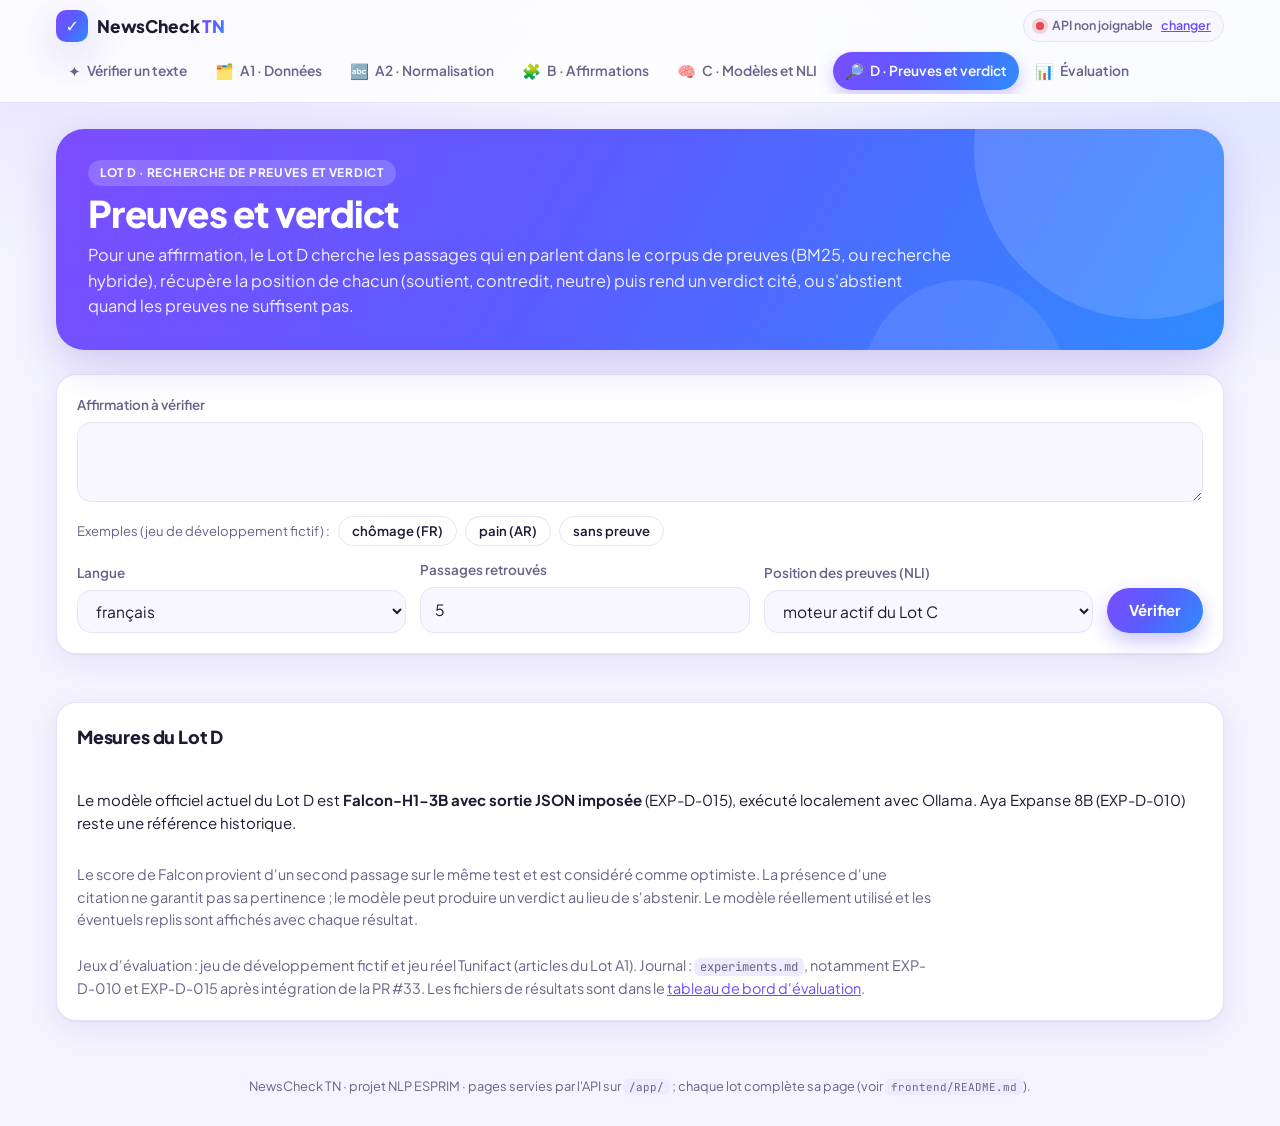
<file: frontend/lot-d.html>
<!doctype html>
<html lang="fr">
<head>
  <meta charset="utf-8">
  <meta name="viewport" content="width=device-width, initial-scale=1">
  <title>Preuves et verdict · NewsCheck TN</title>
  <link rel="stylesheet" href="https://fonts.googleapis.com/css2?family=JetBrains+Mono:wght@400;600&family=Plus+Jakarta+Sans:wght@400;600;700;800&family=Tajawal:wght@400;500;700&display=swap">
  <link rel="stylesheet" href="assets/style.css">
</head>
<body>
  <main class="page">
    <div class="page-head">
      <div class="eyebrow">Lot D · recherche de preuves et verdict</div>
      <h1>Preuves et verdict</h1>
      <p class="lede">Pour une affirmation, le Lot D cherche les passages qui en parlent dans le corpus de preuves (BM25, ou recherche hybride), récupère la position de chacun (soutient, contredit, neutre) puis rend un verdict cité, ou s'abstient quand les preuves ne suffisent pas.</p>
    </div>

    <form class="card" id="form">
      <label class="field">Affirmation à vérifier
        <textarea id="claim" dir="auto" style="min-height:80px" required></textarea>
      </label>
      <div class="examples">Exemples (jeu de développement fictif) :
        <button type="button" class="chip" data-ex="0">chômage (FR)</button>
        <button type="button" class="chip" data-ex="1">pain (AR)</button>
        <button type="button" class="chip" data-ex="2">sans preuve</button>
      </div>
      <div class="row">
        <label class="field">Langue
          <select id="lang"><option value="fr">français</option><option value="ar">arabe standard</option><option value="tn">tunisien</option></select>
        </label>
        <label class="field">Passages retrouvés
          <input type="number" id="k" min="1" max="20" value="5">
        </label>
        <label class="field">Position des preuves (NLI)
          <select id="nli">
            <option value="lot-c">moteur actif du Lot C</option>
            <option value="regles">règles du Lot D</option>
          </select>
        </label>
        <button class="btn" type="submit" id="go">Vérifier</button>
      </div>
    </form>

    <div class="error" id="err" hidden></div>
    <div id="notice"></div>
    <section class="grid-2" id="res" hidden>
      <div class="card">
        <h2>Verdict</h2>
        <div id="verdict"></div>
      </div>
      <div class="card">
        <h2>Passages retrouvés</h2>
        <div class="stack" id="evs"></div>
      </div>
    </section>

    <section class="card">
      <h2>Mesures du Lot D</h2>
      <p>Le modèle officiel actuel du Lot D est <strong>Falcon-H1-3B avec sortie JSON imposée</strong> (EXP-D-015), exécuté localement avec Ollama. Aya Expanse 8B (EXP-D-010) reste une référence historique.</p>
      <p class="sub">Le score de Falcon provient d'un second passage sur le même test et est considéré comme optimiste. La présence d'une citation ne garantit pas sa pertinence ; le modèle peut produire un verdict au lieu de s'abstenir. Le modèle réellement utilisé et les éventuels replis sont affichés avec chaque résultat.</p>
      <p class="sub" style="margin:0">Jeux d'évaluation : jeu de développement fictif et jeu réel Tunifact (articles du Lot A1). Journal : <code>experiments.md</code>, notamment EXP-D-010 et EXP-D-015 après intégration de la PR #33. Les fichiers de résultats sont dans le <a href="evaluation.html">tableau de bord d'évaluation</a>.</p>
    </section>
  </main>

  <script src="assets/app.js"></script>
  <script>
    NC.init("d");
    const EXAMPLES = [
      ["Le chômage en Tunisie a atteint 25 % en 2025.", "fr"],
      ["سعر الخبز المدعم 190 مليما", "ar"],
      ["Le ministre a inauguré un nouvel aéroport à Kairouan.", "fr"],
    ];
    document.querySelectorAll("[data-ex]").forEach((b) => b.addEventListener("click", () => {
      const [t, l] = EXAMPLES[+b.dataset.ex];
      document.getElementById("claim").value = t; document.getElementById("lang").value = l;
    }));

    document.getElementById("form").addEventListener("submit", async (e) => {
      e.preventDefault();
      const err = document.getElementById("err"), go = document.getElementById("go");
      err.hidden = true; go.disabled = true;
      try {
        const d = await NC.api("/verdict/detail", {
          claim: document.getElementById("claim").value,
          lang: document.getElementById("lang").value,
          k: +document.getElementById("k").value || 5,
          nli: document.getElementById("nli").value,
        });
        const notes = [];
        if (d.corpus && d.corpus.warning) notes.push(`Le corpus chargé par l'API ne contient que ${d.corpus_size} passage(s) d'exemple. Pour les vrais articles Tunifact : créer le corpus avec <code>python -m rag_llm.build_tunifact_eval</code>, puis relancer l'API avec la variable <code>EVIDENCE_CORPUS=data/interim/lot_d/evidence_tunifact_v1.jsonl</code> (voir <code>frontend/README.md</code>).`);
        else notes.push(`Corpus chargé : ${d.corpus_size} passages (${NC.esc(d.corpus ? d.corpus.origin : "?")}).`);
        if (d.nli_engine) notes.push(`NLI actif : ${NC.esc(d.nli_engine.backend || d.nli_engine.status)}.`);
        if (d.verdict_engine) {
          notes.push(`Verdict demandé : ${NC.esc(d.verdict_engine.requested)} ; utilisé : ${NC.esc(d.verdict_engine.used)}.`);
          if (d.verdict_engine.model) notes.push(`${NC.esc(NC.verdictModelText(d.verdict_engine))}.`);
          if (d.verdict_engine.fallback_reason) notes.push(`Repli : ${NC.esc(d.verdict_engine.fallback_reason)}.`);
        }
        document.getElementById("notice").innerHTML = `<p class="notice">${notes.join(" ")}</p>`;
        document.getElementById("verdict").innerHTML = NC.verdictBox(d.verdict, d.verdict_engine);
        const cited = new Set(d.verdict.citations);
        document.getElementById("evs").innerHTML = d.evidences.length ? d.evidences.map((ev) => `
          <div class="ev${cited.has(ev.doc_id) ? " cited" : ""}">
            <div class="h"><span class="num">#${ev.rank}</span><span class="doc">${NC.esc(ev.doc_id)}</span>
              <span class="num">score ${NC.fmt(ev.score)}</span>${NC.stanceChip(ev.stance, ev.confidence)}
              ${cited.has(ev.doc_id) ? '<span class="tag">citée</span>' : ""}<span>${NC.esc(ev.source)}</span></div>
            <div class="tx">${NC.text(ev.text)}</div>
          </div>`).join("") : `<p class="empty">Aucun passage retrouvé : aucun mot en commun avec le corpus.</p>`;
        document.getElementById("res").hidden = false;
      } catch (ex) {
        err.hidden = false; err.textContent = ex.message;
      } finally { go.disabled = false; }
    });
  </script>
</body>
</html>
</file>
<file: frontend/assets/style.css>
/* NewsCheck TN — styles communs de la plateforme (toutes les pages).
   Style « moderne et coloré » : dégradé violet → bleu, grandes cartes arrondies, puces en pilule.
   Couleurs : uniquement via les variables ci-dessous (thème clair + sombre).
   Composants : .card, .btn, .chip, .tag, .verdict-chip, .verdict, .ev (passage), .kpi, table.t,
   .notice, .tiles / .tile (cartes de navigation). */

:root {
  --bg: #f4f3ff;
  --bg-glow-1: rgba(124, 92, 255, 0.16);
  --bg-glow-2: rgba(47, 128, 255, 0.14);
  --surface: #ffffff;
  --surface-2: #f8f7ff;
  --fg: #1d1a33;
  --muted: #676488;
  --line: #e6e3f7;
  --accent: #6a4cff;
  --accent-2: #2f80ff;
  --accent-ink: #ffffff;
  --accent-soft: #eeeaff;
  --grad: linear-gradient(120deg, #7b4dff 0%, #5a5cff 45%, #2f8bff 100%);
  --grad-soft: linear-gradient(120deg, #f0eaff 0%, #e6f0ff 100%);
  --good: #0f9d6b;
  --bad: #e5484d;
  --warn: #e08a00;
  --none: #7a7799;
  --good-soft: #dcf7ec;
  --bad-soft: #fde5e6;
  --warn-soft: #fff1d6;
  --none-soft: #efeef7;
  --shadow: 0 1px 2px rgba(40, 30, 110, 0.05), 0 8px 28px rgba(60, 40, 160, 0.08);
  --shadow-lg: 0 14px 40px rgba(80, 50, 200, 0.22);
  --font-body: "Plus Jakarta Sans", "Tajawal", system-ui, "Segoe UI", sans-serif;
  --font-ar: "Tajawal", "Plus Jakarta Sans", "Segoe UI", Tahoma, sans-serif;
  --font-mono: "JetBrains Mono", ui-monospace, Consolas, monospace;
  --radius: 20px;
  --radius-sm: 12px;
}
@media (prefers-color-scheme: dark) {
  :root {
    --bg: #0f0d1e; --bg-glow-1: rgba(124, 92, 255, 0.22); --bg-glow-2: rgba(47, 128, 255, 0.16);
    --surface: #1a1730; --surface-2: #211d3b; --fg: #ece9ff; --muted: #a7a3c7; --line: #2e2a4d;
    --accent: #9a85ff; --accent-2: #63a4ff; --accent-ink: #ffffff; --accent-soft: #2a2450;
    --grad-soft: linear-gradient(120deg, #251f48 0%, #1c2747 100%);
    --good: #3ccf95; --bad: #ff7b80; --warn: #ffb547; --none: #9d99bd;
    --good-soft: #15332a; --bad-soft: #3b1d25; --warn-soft: #3a2c14; --none-soft: #26223f;
    --shadow: 0 1px 2px rgba(0, 0, 0, 0.3), 0 8px 28px rgba(0, 0, 0, 0.35);
    --shadow-lg: 0 14px 40px rgba(60, 40, 180, 0.45);
    color-scheme: dark;
  }
}

* { box-sizing: border-box; }
body {
  margin: 0; color: var(--fg); font-family: var(--font-body); font-size: 15px; line-height: 1.55;
  background:
    radial-gradient(900px 500px at 8% -10%, var(--bg-glow-1), transparent 70%),
    radial-gradient(800px 520px at 100% 0%, var(--bg-glow-2), transparent 70%),
    var(--bg);
  background-attachment: fixed;
  min-height: 100vh;
}
a { color: var(--accent); }
code { font-family: var(--font-mono); font-size: 0.85em; background: var(--accent-soft); padding: 1px 6px; border-radius: 6px; }
.num { font-variant-numeric: tabular-nums; }
.ar { font-family: var(--font-ar); font-size: 1.08em; }
[hidden] { display: none !important; }

/* ---------- en-tête commun (rempli par app.js) ---------- */
.nc-header {
  position: sticky; top: 0; z-index: 10;
  background: color-mix(in srgb, var(--surface) 82%, transparent);
  backdrop-filter: blur(14px); -webkit-backdrop-filter: blur(14px);
  border-bottom: 1px solid var(--line);
}
.nc-header .in { max-width: 1200px; margin: 0 auto; padding: 10px 16px 8px; display: flex; flex-wrap: wrap; gap: 8px 16px; align-items: center; }
.nc-brand { display: inline-flex; align-items: center; gap: 9px; font-weight: 800; font-size: 1.08rem; text-decoration: none; color: var(--fg); letter-spacing: -0.01em; }
.nc-brand .logo { width: 32px; height: 32px; border-radius: 10px; background: var(--grad); color: #fff; display: grid; place-items: center; font-size: 1rem; box-shadow: var(--shadow-lg); }
.nc-brand span.tn { background: var(--grad); -webkit-background-clip: text; background-clip: text; color: transparent; }
.nc-nav { order: 3; flex: 1 1 100%; display: flex; gap: 4px; overflow-x: auto; scrollbar-width: none; margin: 0 -4px; padding: 2px 4px 4px; }
.nc-nav::-webkit-scrollbar { display: none; }
.nc-nav a { display: inline-flex; align-items: center; gap: 6px; text-decoration: none; color: var(--muted); font-size: 0.86rem; font-weight: 600; padding: 7px 12px; border-radius: 999px; white-space: nowrap; flex: none; transition: background 0.15s, color 0.15s; }
.nc-nav a .ic { font-size: 0.95rem; }
.nc-nav a:hover { background: var(--accent-soft); color: var(--fg); }
.nc-nav a[aria-current="page"] { background: var(--grad); color: #fff; box-shadow: 0 6px 16px rgba(90, 70, 255, 0.3); }
.nc-api { margin-left: auto; display: flex; align-items: center; gap: 8px; font-size: 0.78rem; font-weight: 600; color: var(--muted); background: var(--surface-2); border: 1px solid var(--line); padding: 5px 12px; border-radius: 999px; }
.nc-api .dot { width: 8px; height: 8px; border-radius: 50%; background: var(--none); }
.nc-api.ok .dot { background: var(--good); box-shadow: 0 0 0 4px color-mix(in srgb, var(--good) 22%, transparent); }
.nc-api.ko .dot { background: var(--bad); box-shadow: 0 0 0 4px color-mix(in srgb, var(--bad) 22%, transparent); }
.nc-api button { font: inherit; border: 0; background: none; color: var(--accent); cursor: pointer; text-decoration: underline; padding: 0; }
.nc-settings { max-width: 1200px; margin: 0 auto; padding: 0 16px 12px; display: flex; flex-wrap: wrap; gap: 8px; align-items: end; font-size: 0.85rem; }

/* ---------- page ---------- */
.page { max-width: 1200px; margin: 0 auto; padding: 26px 16px 56px; display: grid; grid-template-columns: minmax(0, 1fr); gap: 24px; }
.page code, .notice, .lede { overflow-wrap: anywhere; }

/* bandeau de titre en dégradé, présent sur toutes les pages */
.page-head {
  position: relative; overflow: hidden; color: #fff; background: var(--grad);
  border-radius: 28px; padding: 30px 32px 32px; box-shadow: var(--shadow-lg);
}
.page-head::before, .page-head::after { content: ""; position: absolute; border-radius: 50%; pointer-events: none; }
.page-head::before { width: 340px; height: 340px; right: -90px; top: -150px; background: rgba(255, 255, 255, 0.14); }
.page-head::after { width: 200px; height: 200px; right: 160px; bottom: -130px; background: rgba(255, 255, 255, 0.09); }
.page-head > * { position: relative; }
.page-head h1 { font-size: clamp(1.7rem, 3.4vw, 2.3rem); font-weight: 800; margin: 6px 0 8px; letter-spacing: -0.02em; line-height: 1.15; text-wrap: balance; }
.page-head .eyebrow { display: inline-block; color: #fff; background: rgba(255, 255, 255, 0.18); padding: 4px 12px; border-radius: 999px; }
.page-head .lede { color: rgba(255, 255, 255, 0.9); }
.page-head code { background: rgba(255, 255, 255, 0.2); color: #fff; }
.eyebrow { font-size: 0.74rem; font-weight: 700; color: var(--accent); letter-spacing: 0.06em; text-transform: uppercase; }
.lede { color: var(--muted); max-width: 72ch; margin: 0; font-size: 1.02rem; }
h2 { font-size: 1.12rem; font-weight: 800; margin: 0 0 8px; letter-spacing: -0.01em; }
.sub { color: var(--muted); font-size: 0.9rem; margin: 0 0 10px; max-width: 78ch; }
.notice { border: 1px solid color-mix(in srgb, var(--warn) 30%, transparent); background: var(--warn-soft); border-radius: var(--radius-sm); padding: 12px 16px; font-size: 0.9rem; }
.notice::before { content: "💡 "; }
.notice.todo { border-color: color-mix(in srgb, var(--accent) 30%, transparent); background: var(--grad-soft); }
.notice.todo::before { content: "🛠️ "; }
.error { color: var(--bad); font-size: 0.9rem; font-weight: 600; }
.empty { color: var(--muted); font-size: 0.9rem; }

.card { background: var(--surface); border: 1px solid var(--line); border-radius: var(--radius); padding: 20px; display: grid; gap: 14px; align-content: start; min-width: 0; box-shadow: var(--shadow); }
.grid-2 { display: grid; grid-template-columns: minmax(0, 1fr) minmax(0, 1fr); gap: 18px; }
@media (max-width: 860px) { .grid-2 { grid-template-columns: 1fr; } }

/* ---------- cartes de navigation (accueil) ---------- */
.tiles { display: grid; grid-template-columns: repeat(auto-fill, minmax(170px, 1fr)); gap: 14px; }
.tile { display: grid; gap: 6px; align-content: start; text-decoration: none; color: var(--fg); background: var(--surface); border: 1px solid var(--line); border-radius: var(--radius); padding: 18px; box-shadow: var(--shadow); transition: transform 0.15s, box-shadow 0.15s, border-color 0.15s; }
.tile:hover { transform: translateY(-3px); box-shadow: var(--shadow-lg); border-color: color-mix(in srgb, var(--accent) 45%, transparent); }
.tile .ic { width: 44px; height: 44px; border-radius: 14px; display: grid; place-items: center; font-size: 1.35rem; background: var(--grad-soft); }
.tile .t { font-weight: 800; }
.tile .d { color: var(--muted); font-size: 0.86rem; }

/* ---------- formulaires ---------- */
.field { display: grid; gap: 6px; font-size: 0.84rem; font-weight: 600; color: var(--muted); }
textarea, input[type="text"], input[type="url"], input[type="number"], select {
  font: inherit; font-size: 0.97rem; font-weight: 400; color: var(--fg); background: var(--surface-2);
  border: 1.5px solid var(--line); border-radius: 14px; padding: 10px 14px; width: 100%; min-width: 0;
  transition: border-color 0.15s, box-shadow 0.15s, background 0.15s;
}
textarea:focus, input:focus, select:focus { outline: none; border-color: var(--accent); background: var(--surface); box-shadow: 0 0 0 4px var(--accent-soft); }
textarea { min-height: 130px; resize: vertical; }
.row { display: flex; flex-wrap: wrap; gap: 12px 14px; align-items: end; }
.row > .field { flex: 1 1 140px; }
.btn {
  font: inherit; font-size: 0.93rem; font-weight: 700; border: 0; background: var(--grad); color: #fff;
  padding: 11px 22px; border-radius: 999px; cursor: pointer; box-shadow: 0 8px 20px rgba(90, 70, 255, 0.32);
  transition: transform 0.12s, box-shadow 0.12s, filter 0.12s;
}
.btn:hover { transform: translateY(-1px); filter: brightness(1.06); box-shadow: 0 12px 26px rgba(90, 70, 255, 0.4); }
.btn.ghost { background: transparent; color: var(--accent); box-shadow: inset 0 0 0 1.5px var(--accent); }
.btn:disabled { opacity: 0.6; cursor: progress; transform: none; }
button:focus-visible, a:focus-visible, .tile:focus-visible { outline: 3px solid var(--accent); outline-offset: 3px; }
.examples { display: flex; flex-wrap: wrap; gap: 6px 8px; align-items: center; font-size: 0.82rem; color: var(--muted); }

/* ---------- puces ---------- */
.chip { font: inherit; font-size: 0.82rem; font-weight: 600; border: 1.5px solid var(--line); background: var(--surface); color: var(--fg); border-radius: 999px; padding: 4px 13px; cursor: pointer; transition: border-color 0.15s, background 0.15s; }
.chip:hover { border-color: var(--accent); background: var(--accent-soft); }
.chip[aria-pressed="true"] { background: var(--grad); border-color: transparent; color: #fff; }
.tag { font-family: var(--font-mono); font-size: 0.72rem; color: var(--accent); background: var(--accent-soft); border-radius: 999px; padding: 2px 9px; white-space: nowrap; }
.verdict-chip { display: inline-flex; align-items: center; gap: 7px; font-size: 0.85rem; font-weight: 800; padding: 5px 14px; border-radius: 999px; white-space: nowrap; background: var(--none); color: #fff; }
.verdict-chip::before { content: "?"; font-size: 0.8rem; }
.v-vrai { background: var(--good); } .v-vrai::before { content: "✓"; }
.v-faux { background: var(--bad); } .v-faux::before { content: "✕"; }
.v-trompeur { background: var(--warn); } .v-trompeur::before { content: "!"; }
.st { font-size: 0.74rem; font-weight: 700; padding: 2px 10px; border-radius: 999px; background: var(--none-soft); color: var(--muted); }
.st-supports { background: var(--good-soft); color: var(--good); }
.st-refutes { background: var(--bad-soft); color: var(--bad); }

/* ---------- verdict et passages ---------- */
.verdict { border: 1.5px solid var(--line); background: var(--none-soft); border-radius: 16px; padding: 14px 16px; display: grid; gap: 10px; }
.verdict.vb-vrai { border-color: color-mix(in srgb, var(--good) 40%, transparent); background: var(--good-soft); }
.verdict.vb-faux { border-color: color-mix(in srgb, var(--bad) 40%, transparent); background: var(--bad-soft); }
.verdict.vb-trompeur { border-color: color-mix(in srgb, var(--warn) 40%, transparent); background: var(--warn-soft); }
.verdict pre { margin: 0; white-space: pre-wrap; font-family: inherit; font-size: 0.93rem; overflow-wrap: anywhere; }
.meter { display: inline-flex; align-items: center; gap: 8px; font-size: 0.8rem; font-weight: 600; color: var(--muted); }
.meter .track { width: 110px; height: 8px; border-radius: 999px; background: color-mix(in srgb, var(--fg) 10%, transparent); overflow: hidden; }
.meter .fill { display: block; height: 100%; background: var(--grad); border-radius: 999px; }
.ev { border: 1.5px solid var(--line); border-radius: 16px; padding: 12px 14px; display: grid; gap: 6px; background: var(--surface-2); }
.ev.cited { border-color: var(--accent); background: var(--surface); box-shadow: 0 0 0 4px var(--accent-soft); }
.ev .h { display: flex; flex-wrap: wrap; gap: 6px 10px; align-items: center; font-size: 0.78rem; color: var(--muted); }
.ev .h .doc { font-family: var(--font-mono); color: var(--fg); font-weight: 600; }
.ev .tx { font-size: 0.94rem; overflow-wrap: anywhere; }
.stack { display: grid; gap: 10px; }

/* ---------- indicateurs et tableaux ---------- */
.kpis { display: grid; grid-template-columns: repeat(auto-fit, minmax(160px, 1fr)); gap: 14px; }
.kpi { position: relative; overflow: hidden; background: var(--surface); border: 1px solid var(--line); border-radius: var(--radius); padding: 16px 18px; box-shadow: var(--shadow); }
.kpi::after { content: ""; position: absolute; left: 0; right: 0; top: 0; height: 4px; background: var(--grad); }
.kpi .k { font-size: 0.72rem; font-weight: 700; text-transform: uppercase; letter-spacing: 0.06em; color: var(--muted); }
.kpi .v { font-size: 1.7rem; font-weight: 800; font-variant-numeric: tabular-nums; letter-spacing: -0.02em; background: var(--grad); -webkit-background-clip: text; background-clip: text; color: transparent; }
.table-wrap { overflow-x: auto; background: var(--surface); border: 1px solid var(--line); border-radius: var(--radius); box-shadow: var(--shadow); }
table.t { border-collapse: collapse; width: 100%; font-size: 0.88rem; }
table.t th, table.t td { padding: 11px 14px; border-bottom: 1px solid var(--line); text-align: left; vertical-align: top; }
table.t tbody tr:last-child td { border-bottom: 0; }
table.t th { font-size: 0.72rem; text-transform: uppercase; letter-spacing: 0.06em; color: var(--muted); font-weight: 700; background: var(--surface-2); }
table.t td.n, table.t th.n { text-align: right; font-variant-numeric: tabular-nums; white-space: nowrap; }
table.t tr.click { cursor: pointer; }
table.t tr.click:hover td { background: var(--accent-soft); }
dl.kv { display: grid; grid-template-columns: max-content 1fr; gap: 6px 16px; margin: 0; font-size: 0.9rem; }
dl.kv dt { font-family: var(--font-mono); font-size: 0.82rem; color: var(--muted); }
dl.kv dd { margin: 0; overflow-wrap: anywhere; min-width: 0; font-weight: 600; }
pre.json { margin: 0; font-family: var(--font-mono); font-size: 0.8rem; white-space: pre-wrap; overflow-wrap: anywhere; color: var(--muted); background: var(--surface-2); border-radius: var(--radius-sm); padding: 12px; }

/* ---------- mode détail (accueil) ---------- */
.switch { display: inline-flex; align-items: center; gap: 8px; font-size: 0.88rem; font-weight: 600; color: var(--muted); cursor: pointer; }
.switch input { width: 18px; height: 18px; accent-color: var(--accent); }
.compact .detail-only { display: none !important; }
.step-h { display: flex; flex-wrap: wrap; align-items: center; gap: 8px 10px; }
.step-h h3 { margin: 0; font-size: 1rem; font-weight: 800; }
.step-n { width: 28px; height: 28px; border-radius: 50%; display: grid; place-items: center; background: var(--grad); color: #fff; font-weight: 800; font-size: 0.85rem; flex: none; }
.lat { font-family: var(--font-mono); font-size: 0.74rem; color: var(--fg); background: var(--surface-2); border: 1px solid var(--line); border-radius: 999px; padding: 2px 10px; white-space: nowrap; }
.step-h .lat { margin-left: auto; }
.latency .k { font-size: 0.72rem; font-weight: 700; text-transform: uppercase; letter-spacing: 0.06em; color: var(--muted); }
.latency .big { font-size: 2rem; font-weight: 800; letter-spacing: -0.02em; background: var(--grad); -webkit-background-clip: text; background-clip: text; color: transparent; }
.badge { font-size: 0.8rem; font-weight: 700; padding: 6px 14px; border-radius: 999px; }
.badge.ok { background: var(--good-soft); color: var(--good); }
.badge.ko { background: var(--bad-soft); color: var(--bad); }
.tx-box { background: var(--surface-2); border: 1.5px solid var(--line); border-radius: 14px; padding: 12px 14px; font-size: 0.97rem; overflow-wrap: anywhere; }

.nc-footer { max-width: 1200px; margin: 0 auto; padding: 0 16px 30px; color: var(--muted); font-size: 0.8rem; text-align: center; }
@media (max-width: 600px) { .page-head { padding: 24px 20px; border-radius: 22px; } .nc-header { position: static; } }
@media (prefers-reduced-motion: reduce) { * { transition: none !important; } .tile:hover, .btn:hover { transform: none; } }
</file>
